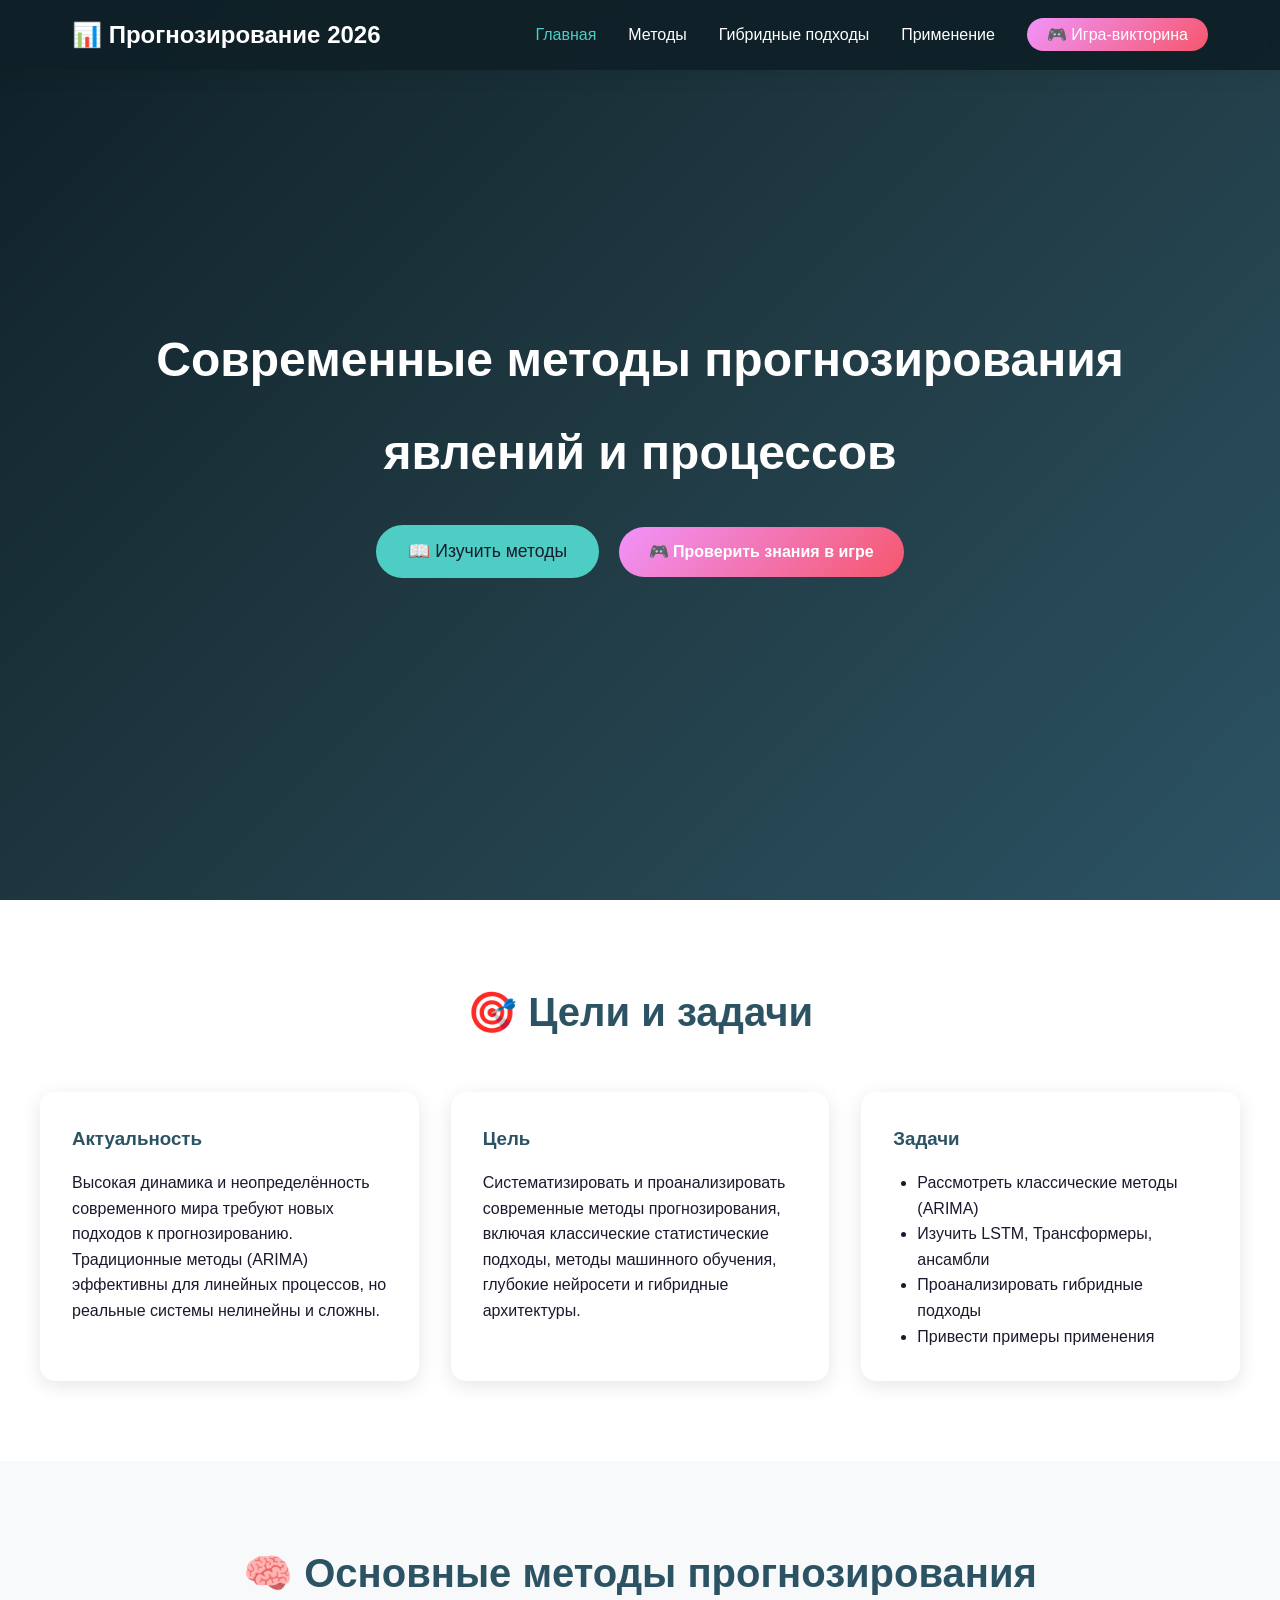
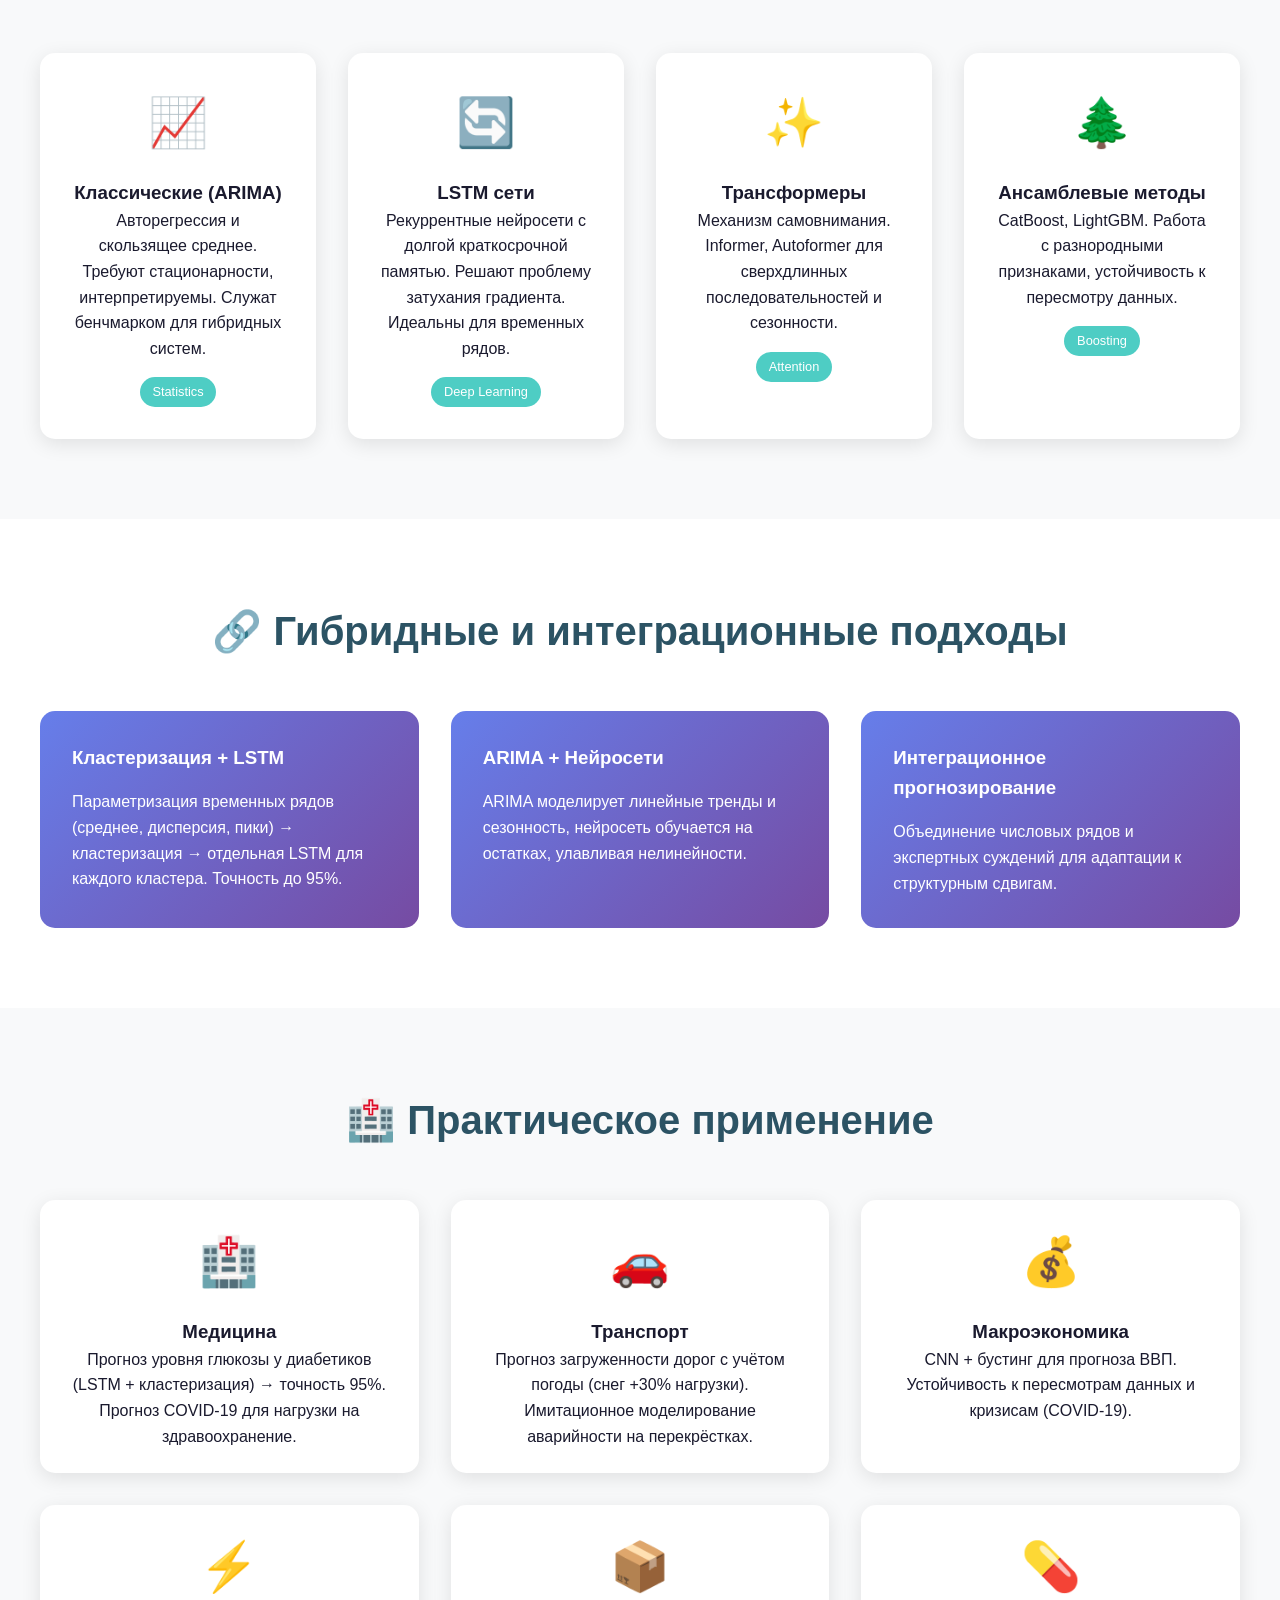
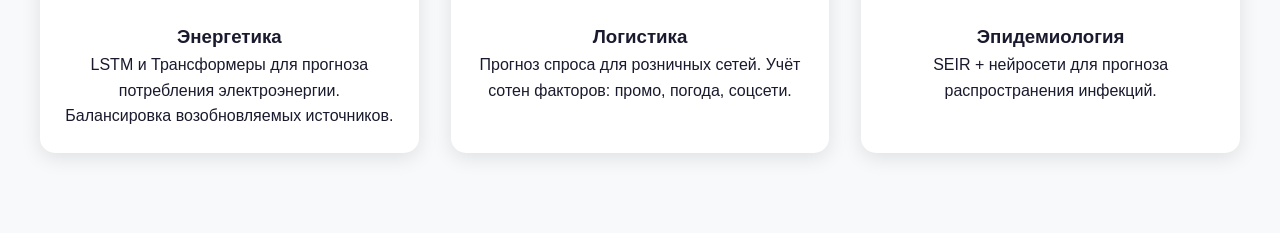
<file: index.html>
<!DOCTYPE html>
<html lang="ru">
<head>
    <meta charset="UTF-8">
    <meta name="viewport" content="width=device-width, initial-scale=1.0">
    <title>Современные методы прогнозирования | Максименко Д.А.</title>
    <link rel="stylesheet" href="style.css">
    <style>
        /* Дополнительные стили для кнопки игры прямо здесь, на всякий случай */
        .game-nav-link {
            background: linear-gradient(135deg, #f093fb 0%, #f5576c 100%);
            padding: 8px 20px;
            border-radius: 30px;
            transition: all 0.3s;
        }
        .game-nav-link:hover {
            transform: scale(1.05);
            box-shadow: 0 5px 15px rgba(245,87,108,0.4);
        }
        .game-button-hero {
            display: inline-block;
            margin-top: 20px;
            margin-left: 15px;
            background: linear-gradient(135deg, #f093fb 0%, #f5576c 100%);
            color: white;
            padding: 12px 30px;
            border-radius: 50px;
            text-decoration: none;
            font-weight: bold;
            transition: all 0.3s;
            border: none;
            cursor: pointer;
        }
        .game-button-hero:hover {
            transform: translateY(-3px);
            box-shadow: 0 10px 25px rgba(245,87,108,0.4);
        }
        @media (max-width: 768px) {
            .game-button-hero {
                display: block;
                margin: 15px auto 0;
                text-align: center;
                width: fit-content;
            }
        }
    </style>
</head>
<body>
    <nav class="navbar">
        <div class="nav-container">
            <div class="logo">📊 Прогнозирование 2026</div>
            <ul class="nav-menu">
                <li><a href="#home">Главная</a></li>
                <li><a href="#methods">Методы</a></li>
                <li><a href="#hybrid">Гибридные подходы</a></li>
                <li><a href="#applications">Применение</a></li>
                <li><a href="game.html" class="game-nav-link">🎮 Игра-викторина</a></li>
            </ul>
        </div>
    </nav>

    <section id="home" class="hero">
        <div class="hero-content">
            <h1>Современные методы прогнозирования</h1>
            <h1>явлений и процессов</h1>
            <div>
                <button class="cta-button" onclick="scrollToMethods()">📖 Изучить методы</button>
                <a href="game.html" class="game-button-hero">🎮 Проверить знания в игре</a>
            </div>
        </div>
    </section>

    <section id="goals" class="section">
        <div class="container">
            <h2>🎯 Цели и задачи</h2>
            <div class="goals-grid">
                <div class="goal-card">
                    <h3>Актуальность</h3>
                    <p>Высокая динамика и неопределённость современного мира требуют новых подходов к прогнозированию. Традиционные методы (ARIMA) эффективны для линейных процессов, но реальные системы нелинейны и сложны.</p>
                </div>
                <div class="goal-card">
                    <h3>Цель</h3>
                    <p>Систематизировать и проанализировать современные методы прогнозирования, включая классические статистические подходы, методы машинного обучения, глубокие нейросети и гибридные архитектуры.</p>
                </div>
                <div class="goal-card">
                    <h3>Задачи</h3>
                    <ul>
                        <li>Рассмотреть классические методы (ARIMA)</li>
                        <li>Изучить LSTM, Трансформеры, ансамбли</li>
                        <li>Проанализировать гибридные подходы</li>
                        <li>Привести примеры применения</li>
                    </ul>
                </div>
            </div>
        </div>
    </section>

    <section id="methods" class="section bg-light">
        <div class="container">
            <h2>🧠 Основные методы прогнозирования</h2>
            <div class="methods-grid">
                <div class="method-card">
                    <div class="method-icon">📈</div>
                    <h3>Классические (ARIMA)</h3>
                    <p>Авторегрессия и скользящее среднее. Требуют стационарности, интерпретируемы. Служат бенчмарком для гибридных систем.</p>
                    <span class="tag">Statistics</span>
                </div>
                <div class="method-card">
                    <div class="method-icon">🔄</div>
                    <h3>LSTM сети</h3>
                    <p>Рекуррентные нейросети с долгой краткосрочной памятью. Решают проблему затухания градиента. Идеальны для временных рядов.</p>
                    <span class="tag">Deep Learning</span>
                </div>
                <div class="method-card">
                    <div class="method-icon">✨</div>
                    <h3>Трансформеры</h3>
                    <p>Механизм самовнимания. Informer, Autoformer для сверхдлинных последовательностей и сезонности.</p>
                    <span class="tag">Attention</span>
                </div>
                <div class="method-card">
                    <div class="method-icon">🌲</div>
                    <h3>Ансамблевые методы</h3>
                    <p>CatBoost, LightGBM. Работа с разнородными признаками, устойчивость к пересмотру данных.</p>
                    <span class="tag">Boosting</span>
                </div>
            </div>
        </div>
    </section>

    <section id="hybrid" class="section">
        <div class="container">
            <h2>🔗 Гибридные и интеграционные подходы</h2>
            <div class="hybrid-grid">
                <div class="hybrid-item">
                    <h3>Кластеризация + LSTM</h3>
                    <p>Параметризация временных рядов (среднее, дисперсия, пики) → кластеризация → отдельная LSTM для каждого кластера. Точность до 95%.</p>
                </div>
                <div class="hybrid-item">
                    <h3>ARIMA + Нейросети</h3>
                    <p>ARIMA моделирует линейные тренды и сезонность, нейросеть обучается на остатках, улавливая нелинейности.</p>
                </div>
                <div class="hybrid-item">
                    <h3>Интеграционное прогнозирование</h3>
                    <p>Объединение числовых рядов и экспертных суждений для адаптации к структурным сдвигам.</p>
                </div>
            </div>
        </div>
    </section>

    <section id="applications" class="section bg-light">
        <div class="container">
            <h2>🏥 Практическое применение</h2>
            <div class="apps-grid">
                <div class="app-card">
                    <div class="app-icon">🏥</div>
                    <h3>Медицина</h3>
                    <p>Прогноз уровня глюкозы у диабетиков (LSTM + кластеризация) → точность 95%. Прогноз COVID-19 для нагрузки на здравоохранение.</p>
                </div>
                <div class="app-card">
                    <div class="app-icon">🚗</div>
                    <h3>Транспорт</h3>
                    <p>Прогноз загруженности дорог с учётом погоды (снег +30% нагрузки). Имитационное моделирование аварийности на перекрёстках.</p>
                </div>
                <div class="app-card">
                    <div class="app-icon">💰</div>
                    <h3>Макроэкономика</h3>
                    <p>CNN + бустинг для прогноза ВВП. Устойчивость к пересмотрам данных и кризисам (COVID-19).</p>
                </div>
                <div class="app-card">
                    <div class="app-icon">⚡</div>
                    <h3>Энергетика</h3>
                    <p>LSTM и Трансформеры для прогноза потребления электроэнергии. Балансировка возобновляемых источников.</p>
                </div>
                <div class="app-card">
                    <div class="app-icon">📦</div>
                    <h3>Логистика</h3>
                    <p>Прогноз спроса для розничных сетей. Учёт сотен факторов: промо, погода, соцсети.</p>
                </div>
                <div class="app-card">
                    <div class="app-icon">💊</div>
                    <h3>Эпидемиология</h3>
                    <p>SEIR + нейросети для прогноза распространения инфекций.</p>
                </div>
            </div>
        </div>
    </section>

    <script src="script.js"></script>
    <script>
        function scrollToMethods() {
            document.getElementById('methods').scrollIntoView({ 
                behavior: 'smooth' 
            });
        }
    </script>
</body>
</html>
</file>
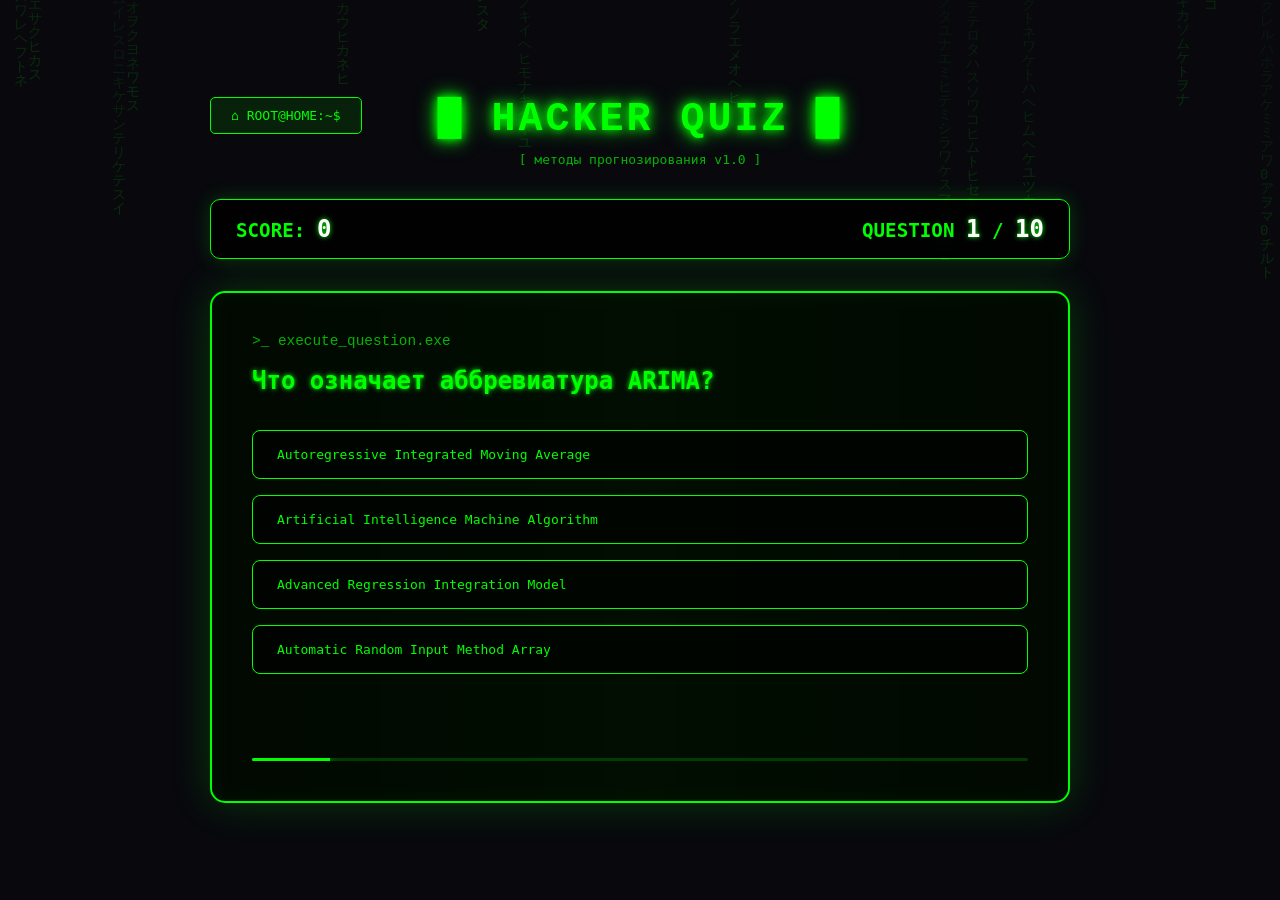
<file: game.html>
<!DOCTYPE html>
<html lang="ru">
<head>
    <meta charset="UTF-8">
    <meta name="viewport" content="width=device-width, initial-scale=1.0">
    <title>HACKER QUIZ | Методы прогнозирования</title>
    <style>
        * {
            margin: 0;
            padding: 0;
            box-sizing: border-box;
        }

        body {
            font-family: 'Courier New', 'Fira Code', 'Source Code Pro', monospace;
            background: #0a0a0f;
            min-height: 100vh;
            overflow-x: hidden;
            position: relative;
        }

        /* Матричный фон */
        .matrix-bg {
            position: fixed;
            top: 0;
            left: 0;
            width: 100%;
            height: 100%;
            z-index: 0;
            opacity: 0.15;
            pointer-events: none;
        }

        canvas {
            position: absolute;
            top: 0;
            left: 0;
            width: 100%;
            height: 100%;
        }

        /* Главный контейнер */
        .game-container {
            position: relative;
            z-index: 1;
            max-width: 900px;
            margin: 0 auto;
            padding: 20px;
            min-height: 100vh;
            display: flex;
            flex-direction: column;
            justify-content: center;
        }

        /* Шапка */
        .game-header {
            text-align: center;
            margin-bottom: 2rem;
            position: relative;
        }

        .back-btn {
            position: absolute;
            left: 0;
            top: 0;
            background: rgba(0, 255, 0, 0.1);
            color: #0f0;
            padding: 10px 20px;
            text-decoration: none;
            border-radius: 5px;
            border: 1px solid #0f0;
            font-family: monospace;
            transition: all 0.3s;
            backdrop-filter: blur(5px);
        }

        .back-btn:hover {
            background: #0f0;
            color: #000;
            box-shadow: 0 0 20px #0f0;
            text-shadow: none;
        }

        .game-header h1 {
            font-size: 2.5rem;
            color: #0f0;
            text-shadow: 0 0 10px #0f0, 0 0 20px #0f0;
            letter-spacing: 3px;
            animation: glitch 3s infinite;
        }

        @keyframes glitch {
            0%, 100% { text-shadow: 0 0 10px #0f0, 0 0 20px #0f0; }
            95% { text-shadow: 0 0 10px #0f0, 0 0 20px #0f0; }
            96% { text-shadow: -2px 0 red, 2px 0 blue; }
            97% { text-shadow: 2px 0 red, -2px 0 blue; }
        }

        .game-header p {
            color: #0f0;
            opacity: 0.7;
            font-family: monospace;
            margin-top: 10px;
        }

        /* Статистика */
        .game-stats {
            display: flex;
            justify-content: space-between;
            background: rgba(0, 0, 0, 0.8);
            border: 1px solid #0f0;
            border-radius: 10px;
            padding: 15px 25px;
            margin-bottom: 2rem;
            backdrop-filter: blur(10px);
            box-shadow: 0 0 20px rgba(0, 255, 0, 0.2);
        }

        .score, .question-counter {
            color: #0f0;
            font-family: monospace;
            font-size: 1.2rem;
            font-weight: bold;
        }

        .score span, .question-counter span {
            color: #fff;
            font-size: 1.5rem;
            text-shadow: 0 0 5px #0f0;
        }

        /* Карточка викторины */
        .quiz-card {
            background: rgba(0, 0, 0, 0.85);
            border: 2px solid #0f0;
            border-radius: 15px;
            padding: 2.5rem;
            backdrop-filter: blur(10px);
            box-shadow: 0 0 40px rgba(0, 255, 0, 0.2), inset 0 0 20px rgba(0, 255, 0, 0.05);
            animation: slideIn 0.5s ease;
            position: relative;
            overflow: hidden;
        }

        .quiz-card::before {
            content: '';
            position: absolute;
            top: -50%;
            left: -50%;
            width: 200%;
            height: 200%;
            background: linear-gradient(45deg, transparent, rgba(0, 255, 0, 0.05), transparent);
            transform: rotate(45deg);
            animation: scan 3s linear infinite;
        }

        @keyframes scan {
            0% { transform: translateX(-100%) rotate(45deg); }
            100% { transform: translateX(100%) rotate(45deg); }
        }

        @keyframes slideIn {
            from {
                opacity: 0;
                transform: translateY(30px);
            }
            to {
                opacity: 1;
                transform: translateY(0);
            }
        }

        .question-text {
            font-size: 1.5rem;
            font-weight: bold;
            color: #0f0;
            margin-bottom: 2rem;
            line-height: 1.4;
            text-shadow: 0 0 5px #0f0;
            font-family: monospace;
            position: relative;
            z-index: 1;
        }

        /* Терминальная строка */
        .terminal-prompt {
            color: #0f0;
            margin-bottom: 1rem;
            font-size: 0.9rem;
            opacity: 0.7;
        }

        .terminal-prompt::before {
            content: '>_ ';
            color: #0f0;
        }

        /* Варианты ответов */
        .options {
            display: flex;
            flex-direction: column;
            gap: 1rem;
            margin-bottom: 2rem;
            position: relative;
            z-index: 1;
        }

        .option {
            background: rgba(0, 0, 0, 0.6);
            border: 1px solid #0f0;
            border-radius: 8px;
            padding: 1rem 1.5rem;
            cursor: pointer;
            transition: all 0.3s;
            font-family: monospace;
            color: #0f0;
            position: relative;
            overflow: hidden;
        }

        .option::before {
            content: '';
            position: absolute;
            top: 0;
            left: -100%;
            width: 100%;
            height: 100%;
            background: linear-gradient(90deg, transparent, rgba(0, 255, 0, 0.2), transparent);
            transition: left 0.5s;
        }

        .option:hover::before {
            left: 100%;
        }

        .option:hover {
            background: rgba(0, 255, 0, 0.15);
            transform: translateX(10px);
            box-shadow: 0 0 15px rgba(0, 255, 0, 0.3);
            border-width: 2px;
        }

        .option.correct {
            background: rgba(0, 255, 0, 0.2);
            border-color: #0f0;
            box-shadow: 0 0 20px #0f0;
            animation: pulse 0.5s ease;
        }

        .option.wrong {
            background: rgba(255, 0, 0, 0.2);
            border-color: #f00;
            box-shadow: 0 0 20px #f00;
        }

        .option.disabled {
            pointer-events: none;
            opacity: 0.8;
        }

        @keyframes pulse {
            0%, 100% { transform: scale(1); }
            50% { transform: scale(1.02); }
        }

        /* Обратная связь */
        .feedback {
            text-align: center;
            padding: 1rem;
            border-radius: 8px;
            margin: 1rem 0;
            font-family: monospace;
            font-weight: bold;
            animation: fadeIn 0.5s ease;
            position: relative;
            z-index: 1;
        }

        .feedback.correct {
            background: rgba(0, 255, 0, 0.1);
            border: 1px solid #0f0;
            color: #0f0;
            text-shadow: 0 0 5px #0f0;
        }

        .feedback.wrong {
            background: rgba(255, 0, 0, 0.1);
            border: 1px solid #f00;
            color: #f00;
        }

        @keyframes fadeIn {
            from { opacity: 0; transform: translateY(-10px); }
            to { opacity: 1; transform: translateY(0); }
        }

        /* Кнопка следующего вопроса */
        .next-btn {
            width: 100%;
            background: rgba(0, 255, 0, 0.15);
            border: 2px solid #0f0;
            color: #0f0;
            padding: 1rem;
            font-size: 1.1rem;
            font-family: monospace;
            font-weight: bold;
            border-radius: 8px;
            cursor: pointer;
            transition: all 0.3s;
            position: relative;
            z-index: 1;
        }

        .next-btn:hover {
            background: #0f0;
            color: #000;
            box-shadow: 0 0 30px #0f0;
            text-shadow: none;
        }

        /* Карточка результатов */
        .result-card {
            background: rgba(0, 0, 0, 0.9);
            border: 2px solid #0f0;
            border-radius: 15px;
            padding: 2.5rem;
            text-align: center;
            backdrop-filter: blur(10px);
            box-shadow: 0 0 50px rgba(0, 255, 0, 0.3);
            animation: slideIn 0.5s ease;
        }

        .result-card h2 {
            color: #0f0;
            font-size: 2rem;
            margin-bottom: 1rem;
            text-shadow: 0 0 10px #0f0;
        }

        .final-score {
            font-size: 4rem;
            font-weight: bold;
            color: #0f0;
            margin: 1.5rem 0;
            text-shadow: 0 0 20px #0f0;
            font-family: monospace;
        }

        .result-message {
            font-size: 1.2rem;
            color: #0f0;
            margin-bottom: 2rem;
            opacity: 0.9;
        }

        .restart-btn, .home-btn {
            background: transparent;
            border: 2px solid #0f0;
            color: #0f0;
            padding: 12px 30px;
            font-size: 1rem;
            font-family: monospace;
            font-weight: bold;
            border-radius: 8px;
            cursor: pointer;
            margin: 0 10px;
            text-decoration: none;
            display: inline-block;
            transition: all 0.3s;
        }

        .restart-btn:hover, .home-btn:hover {
            background: #0f0;
            color: #000;
            box-shadow: 0 0 20px #0f0;
        }

        /* Счётчик вопросов в стиле терминала */
        .progress-bar {
            margin-top: 20px;
            height: 3px;
            background: rgba(0, 255, 0, 0.2);
            border-radius: 3px;
            overflow: hidden;
            position: relative;
            z-index: 1;
        }

        .progress-fill {
            height: 100%;
            background: #0f0;
            box-shadow: 0 0 10px #0f0;
            transition: width 0.3s ease;
        }

        /* Адаптивность */
        @media (max-width: 768px) {
            .quiz-card {
                padding: 1.5rem;
            }
            
            .question-text {
                font-size: 1.1rem;
            }
            
            .game-stats {
                flex-direction: column;
                align-items: center;
                gap: 10px;
            }
            
            .game-header h1 {
                font-size: 1.5rem;
            }
            
            .back-btn {
                position: static;
                display: inline-block;
                margin-bottom: 15px;
            }
        }
    </style>
</head>
<body>
    <div class="matrix-bg">
        <canvas id="matrixCanvas"></canvas>
    </div>

    <div class="game-container">
        <div class="game-header">
            <a href="index.html" class="back-btn">⌂ ROOT@HOME:~$</a>
            <h1>█ HACKER QUIZ █</h1>
            <p>[ методы прогнозирования v1.0 ]</p>
        </div>

        <div class="game-stats">
            <div class="score">SCORE: <span id="score">0</span></div>
            <div class="question-counter">QUESTION <span id="current">1</span> / <span id="total">10</span></div>
        </div>

        <div class="quiz-card" id="quizCard">
            <div class="terminal-prompt">execute_question.exe</div>
            <div class="question-text" id="questionText">
                Загрузка...
            </div>
            <div class="options" id="optionsContainer">
                <!-- Варианты ответов -->
            </div>
            <div class="feedback" id="feedback"></div>
            <button class="next-btn" id="nextBtn" style="display: none;">[ ENTER ] СЛЕДУЮЩИЙ ВОПРОС</button>
            <div class="progress-bar">
                <div class="progress-fill" id="progressFill" style="width: 0%"></div>
            </div>
        </div>

        <div class="result-card" id="resultCard" style="display: none;">
            <h2>█ GAME OVER █</h2>
            <div class="final-score" id="finalScore"></div>
            <div class="result-message" id="resultMessage"></div>
            <button class="restart-btn" onclick="restartGame()">⟳ RESTART.exe</button>
            <a href="index.html" class="home-btn">⌂ EXIT TO MAIN</a>
        </div>
    </div>

    <script>
        // Матричный эффект на канвасе
        const canvas = document.getElementById('matrixCanvas');
        const ctx = canvas.getContext('2d');

        canvas.width = window.innerWidth;
        canvas.height = window.innerHeight;

        const chars = "01アイウエオカキクケコサシスセソタチツテトナニヌネノハヒフヘホマミムメモヤユヨラリルレロワヲン";
        const charArray = chars.split('');
        const fontSize = 14;
        const columns = canvas.width / fontSize;
        const drops = [];

        for (let i = 0; i < columns; i++) {
            drops[i] = Math.random() * -100;
        }

        function drawMatrix() {
            ctx.fillStyle = 'rgba(0, 0, 0, 0.05)';
            ctx.fillRect(0, 0, canvas.width, canvas.height);
            
            ctx.fillStyle = '#0f0';
            ctx.font = fontSize + 'px monospace';
            
            for (let i = 0; i < drops.length; i++) {
                const text = charArray[Math.floor(Math.random() * charArray.length)];
                ctx.fillText(text, i * fontSize, drops[i] * fontSize);
                
                if (drops[i] * fontSize > canvas.height && Math.random() > 0.975) {
                    drops[i] = 0;
                }
                drops[i]++;
            }
        }

        setInterval(drawMatrix, 50);

        window.addEventListener('resize', () => {
            canvas.width = window.innerWidth;
            canvas.height = window.innerHeight;
        });

        // Вопросы для викторины
        const questions = [
            {
                question: "Что означает аббревиатура ARIMA?",
                options: [
                    "Autoregressive Integrated Moving Average",
                    "Artificial Intelligence Machine Algorithm",
                    "Advanced Regression Integration Model",
                    "Automatic Random Input Method Array"
                ],
                correct: 0,
                explanation: "ARIMA (Autoregressive Integrated Moving Average) - классическая модель для анализа временных рядов."
            },
            {
                question: "Какая нейросеть лучше всего подходит для временных рядов с долгосрочными зависимостями?",
                options: [
                    "CNN (Свёрточная сеть)",
                    "LSTM (Long Short-Term Memory)",
                    "GAN (Генеративно-состязательная сеть)",
                    "RBM (Ограниченная машина Больцмана)"
                ],
                correct: 1,
                explanation: "LSTM специально создана для запоминания информации на длительных промежутках времени."
            },
            {
                question: "Какой механизм является ключевым в архитектуре Трансформер?",
                options: [
                    "Свёртка",
                    "Пулдинг",
                    "Самовнимание (Self-attention)",
                    "Рекуррентность"
                ],
                correct: 2,
                explanation: "Self-attention позволяет модели оценивать важность элементов независимо от расстояния."
            },
            {
                question: "Какой метод прогнозирования показал точность до 95% при анализе данных с инсулиновых помп?",
                options: [
                    "Простая ARIMA",
                    "LSTM с кластеризацией временных рядов",
                    "Экспоненциальное сглаживание",
                    "Линейная регрессия"
                ],
                correct: 1,
                explanation: "Кластеризация + LSTM позволила достичь точности до 95%."
            },
            {
                question: "Что из перечисленного является ансамблевым методом?",
                options: [
                    "ARIMA",
                    "CatBoost",
                    "Трансформер",
                    "LSTM"
                ],
                correct: 1,
                explanation: "CatBoost - метод градиентного бустинга, относится к ансамблевым методам."
            },
            {
                question: "Какой подход используется в гибридных моделях?",
                options: [
                    "Только нейросети",
                    "ARIMA для трендов + нейросети для нелинейностей",
                    "Отказ от исторических данных",
                    "Только экспертные оценки"
                ],
                correct: 1,
                explanation: "Гибридные модели объединяют сильные стороны разных подходов."
            },
            {
                question: "На сколько % возрастает загруженность дорог при снегопаде?",
                options: [
                    "10%",
                    "30%",
                    "50%",
                    "70%"
                ],
                correct: 1,
                explanation: "При снегопаде загруженность возрастает на 30%, при дожде - на 20%."
            },
            {
                question: "Какой метод позволяет проигрывать различные сценарии?",
                options: [
                    "Точечный прогноз",
                    "Имитационное моделирование",
                    "Линейная экстраполяция",
                    "Метод наименьших квадратов"
                ],
                correct: 1,
                explanation: "Имитационное моделирование создаёт цифровые копии систем."
            },
            {
                question: "Какое ограничение у модели ARIMA?",
                options: [
                    "Слишком высокая точность",
                    "Требование стационарности и линейность",
                    "Невозможность использования на ПК",
                    "Отсутствие математического обоснования"
                ],
                correct: 1,
                explanation: "ARIMA требует стационарности процесса и предполагает линейные зависимости."
            },
            {
                question: "Что НЕ является областью применения прогнозирования?",
                options: [
                    "Медицина (уровень глюкозы)",
                    "Транспорт (загруженность дорог)",
                    "Астрология (судьба)",
                    "Энергетика (потребление)"
                ],
                correct: 2,
                explanation: "Астрология не является научной областью применения методов прогнозирования."
            }
        ];

        let currentQuestionIndex = 0;
        let score = 0;
        let answered = false;

        const questionText = document.getElementById('questionText');
        const optionsContainer = document.getElementById('optionsContainer');
        const nextBtn = document.getElementById('nextBtn');
        const feedback = document.getElementById('feedback');
        const quizCard = document.getElementById('quizCard');
        const resultCard = document.getElementById('resultCard');
        const scoreSpan = document.getElementById('score');
        const currentSpan = document.getElementById('current');
        const totalSpan = document.getElementById('total');
        const progressFill = document.getElementById('progressFill');

        totalSpan.textContent = questions.length;

        function loadQuestion() {
            answered = false;
            nextBtn.style.display = 'none';
            feedback.innerHTML = '';
            feedback.className = 'feedback';
            
            const question = questions[currentQuestionIndex];
            questionText.textContent = question.question;
            
            optionsContainer.innerHTML = '';
            question.options.forEach((option, index) => {
                const optionDiv = document.createElement('div');
                optionDiv.className = 'option';
                optionDiv.textContent = option;
                optionDiv.onclick = () => checkAnswer(index);
                optionsContainer.appendChild(optionDiv);
            });
            
            currentSpan.textContent = currentQuestionIndex + 1;
            progressFill.style.width = `${((currentQuestionIndex + 1) / questions.length) * 100}%`;
        }

        function checkAnswer(selectedIndex) {
            if (answered) return;
            
            const question = questions[currentQuestionIndex];
            const isCorrect = selectedIndex === question.correct;
            
            const options = document.querySelectorAll('.option');
            options.forEach((option, index) => {
                option.classList.add('disabled');
                if (index === question.correct) {
                    option.classList.add('correct');
                }
                if (index === selectedIndex && !isCorrect) {
                    option.classList.add('wrong');
                }
            });
            
            if (isCorrect) {
                score++;
                scoreSpan.textContent = score;
                feedback.innerHTML = `✅ [ACCESS GRANTED] ${question.explanation}`;
                feedback.classList.add('correct');
            } else {
                feedback.innerHTML = `❌ [ACCESS DENIED] Правильный ответ: ${question.options[question.correct]}. ${question.explanation}`;
                feedback.classList.add('wrong');
            }
            
            answered = true;
            nextBtn.style.display = 'block';
        }

        function nextQuestion() {
            currentQuestionIndex++;
            
            if (currentQuestionIndex < questions.length) {
                loadQuestion();
            } else {
                endGame();
            }
        }

        function endGame() {
            quizCard.style.display = 'none';
            resultCard.style.display = 'block';
            
            const percentage = (score / questions.length) * 100;
            const finalScore = document.getElementById('finalScore');
            const resultMessage = document.getElementById('resultMessage');
            
            finalScore.innerHTML = `${score} / ${questions.length}<br><span style="font-size: 1rem;">${Math.round(percentage)}%</span>`;
            
            if (percentage === 100) {
                resultMessage.innerHTML = "🏆 [ SYSTEM HACKED ] 🏆<br>Вы достигли совершенства!";
            } else if (percentage >= 80) {
                resultMessage.innerHTML = "🌟 [ EXPERT LEVEL ] 🌟<br>Вы отлично разбираетесь в теме!";
            } else if (percentage >= 60) {
                resultMessage.innerHTML = "👍 [ GOOD JOB ] 👍<br>Хороший результат!";
            } else if (percentage >= 40) {
                resultMessage.innerHTML = "📚 [ STUDY MODE ] 📚<br>Рекомендуем повторить материал!";
            } else {
                resultMessage.innerHTML = "💀 [ SYSTEM FAILURE ] 💀<br>Загрузите обновление знаний!";
            }
        }

        function restartGame() {
            currentQuestionIndex = 0;
            score = 0;
            answered = false;
            scoreSpan.textContent = score;
            
            quizCard.style.display = 'block';
            resultCard.style.display = 'none';
            
            loadQuestion();
        }

        nextBtn.addEventListener('click', nextQuestion);
        loadQuestion();
    </script>
</body>
</html>
</file>
<file: style.css>
* {
    margin: 0;
    padding: 0;
    box-sizing: border-box;
}

body {
    font-family: 'Segoe UI', Tahoma, Geneva, Verdana, sans-serif;
    line-height: 1.6;
    color: #1a1a2e;
    overflow-x: hidden;
}

/* Навигация */
.navbar {
    position: fixed;
    top: 0;
    width: 100%;
    background: rgba(15, 32, 39, 0.95);
    backdrop-filter: blur(10px);
    z-index: 1000;
    box-shadow: 0 2px 20px rgba(0,0,0,0.1);
}

.nav-container {
    max-width: 1200px;
    margin: 0 auto;
    padding: 1rem 2rem;
    display: flex;
    justify-content: space-between;
    align-items: center;
}

.logo {
    font-size: 1.5rem;
    font-weight: bold;
    color: white;
}

.nav-menu {
    display: flex;
    list-style: none;
    gap: 2rem;
}

.nav-menu a {
    color: white;
    text-decoration: none;
    transition: color 0.3s;
}

.nav-menu a:hover {
    color: #4ecdc4;
}

/* Hero секция */
.hero {
    min-height: 100vh;
    background: linear-gradient(135deg, #0f2027, #203a43, #2c5364);
    color: white;
    display: flex;
    align-items: center;
    justify-content: center;
    text-align: center;
    padding: 2rem;
}

.hero-content h1 {
    font-size: 3rem;
    margin-bottom: 1rem;
    animation: fadeInUp 0.8s ease;
}

.hero-content p {
    font-size: 1.3rem;
    margin-bottom: 2rem;
    opacity: 0.9;
}

.hero-info {
    margin: 2rem 0;
    font-size: 1rem;
    opacity: 0.8;
}

.cta-button {
    background: #4ecdc4;
    color: #1a1a2e;
    border: none;
    padding: 1rem 2rem;
    font-size: 1.1rem;
    border-radius: 50px;
    cursor: pointer;
    transition: transform 0.3s, box-shadow 0.3s;
}

.cta-button:hover {
    transform: translateY(-3px);
    box-shadow: 0 10px 20px rgba(0,0,0,0.2);
}

/* Общие стили секций */
.section {
    padding: 5rem 2rem;
}

.container {
    max-width: 1200px;
    margin: 0 auto;
}

.bg-light {
    background: #f8f9fa;
}

h2 {
    font-size: 2.5rem;
    text-align: center;
    margin-bottom: 3rem;
    color: #2c5364;
}

/* Цели и задачи */
.goals-grid {
    display: grid;
    grid-template-columns: repeat(auto-fit, minmax(300px, 1fr));
    gap: 2rem;
}

.goal-card {
    background: white;
    padding: 2rem;
    border-radius: 15px;
    box-shadow: 0 5px 20px rgba(0,0,0,0.1);
    transition: transform 0.3s;
}

.goal-card:hover {
    transform: translateY(-5px);
}

.goal-card h3 {
    color: #2c5364;
    margin-bottom: 1rem;
}

.goal-card ul {
    margin-left: 1.5rem;
}

/* Методы */
.methods-grid {
    display: grid;
    grid-template-columns: repeat(auto-fit, minmax(250px, 1fr));
    gap: 2rem;
}

.method-card {
    background: white;
    padding: 2rem;
    border-radius: 15px;
    text-align: center;
    transition: all 0.3s;
    box-shadow: 0 5px 20px rgba(0,0,0,0.1);
}

.method-card:hover {
    transform: translateY(-10px);
    box-shadow: 0 15px 30px rgba(0,0,0,0.2);
}

.method-icon {
    font-size: 3rem;
    margin-bottom: 1rem;
}

.tag {
    display: inline-block;
    background: #4ecdc4;
    color: white;
    padding: 0.3rem 0.8rem;
    border-radius: 20px;
    font-size: 0.8rem;
    margin-top: 1rem;
}

/* Гибридные подходы */
.hybrid-grid {
    display: grid;
    grid-template-columns: repeat(auto-fit, minmax(300px, 1fr));
    gap: 2rem;
}

.hybrid-item {
    background: linear-gradient(135deg, #667eea 0%, #764ba2 100%);
    color: white;
    padding: 2rem;
    border-radius: 15px;
    transition: transform 0.3s;
}

.hybrid-item:hover {
    transform: scale(1.02);
}

.hybrid-item h3 {
    margin-bottom: 1rem;
}

/* Применение */
.apps-grid {
    display: grid;
    grid-template-columns: repeat(auto-fit, minmax(300px, 1fr));
    gap: 2rem;
}

.app-card {
    background: white;
    padding: 1.5rem;
    border-radius: 15px;
    text-align: center;
    transition: all 0.3s;
    box-shadow: 0 5px 20px rgba(0,0,0,0.1);
}

.app-card:hover {
    transform: translateY(-5px);
}

.app-icon {
    font-size: 3rem;
    margin-bottom: 1rem;
}

/* Результаты */
.results-grid {
    display: grid;
    grid-template-columns: repeat(auto-fit, minmax(200px, 1fr));
    gap: 2rem;
}

.result-item {
    text-align: center;
    padding: 2rem;
    background: white;
    border-radius: 15px;
    box-shadow: 0 5px 20px rgba(0,0,0,0.1);
}

.result-number {
    width: 50px;
    height: 50px;
    background: #4ecdc4;
    color: white;
    border-radius: 50%;
    display: flex;
    align-items: center;
    justify-content: center;
    font-size: 1.5rem;
    font-weight: bold;
    margin: 0 auto 1rem;
}

/* Список литературы */
.references-list {
    list-style: none;
    padding: 0;
}

.references-list li {
    background: white;
    margin: 1rem 0;
    padding: 1rem;
    border-left: 4px solid #4ecdc4;
    border-radius: 8px;
    transition: transform 0.3s;
}

.references-list li:hover {
    transform: translateX(10px);
}

/* Футер */
footer {
    background: #1a1a2e;
    color: white;
    text-align: center;
    padding: 2rem;
    margin-top: 2rem;
}

/* Анимации */
@keyframes fadeInUp {
    from {
        opacity: 0;
        transform: translateY(30px);
    }
    to {
        opacity: 1;
        transform: translateY(0);
    }
}

/* Адаптивность */
@media (max-width: 768px) {
    .nav-menu {
        display: none;
    }
    
    .hero-content h1 {
        font-size: 2rem;
    }
    
    h2 {
        font-size: 1.8rem;
    }
    
    .section {
        padding: 3rem 1rem;
    }
}
</file>
